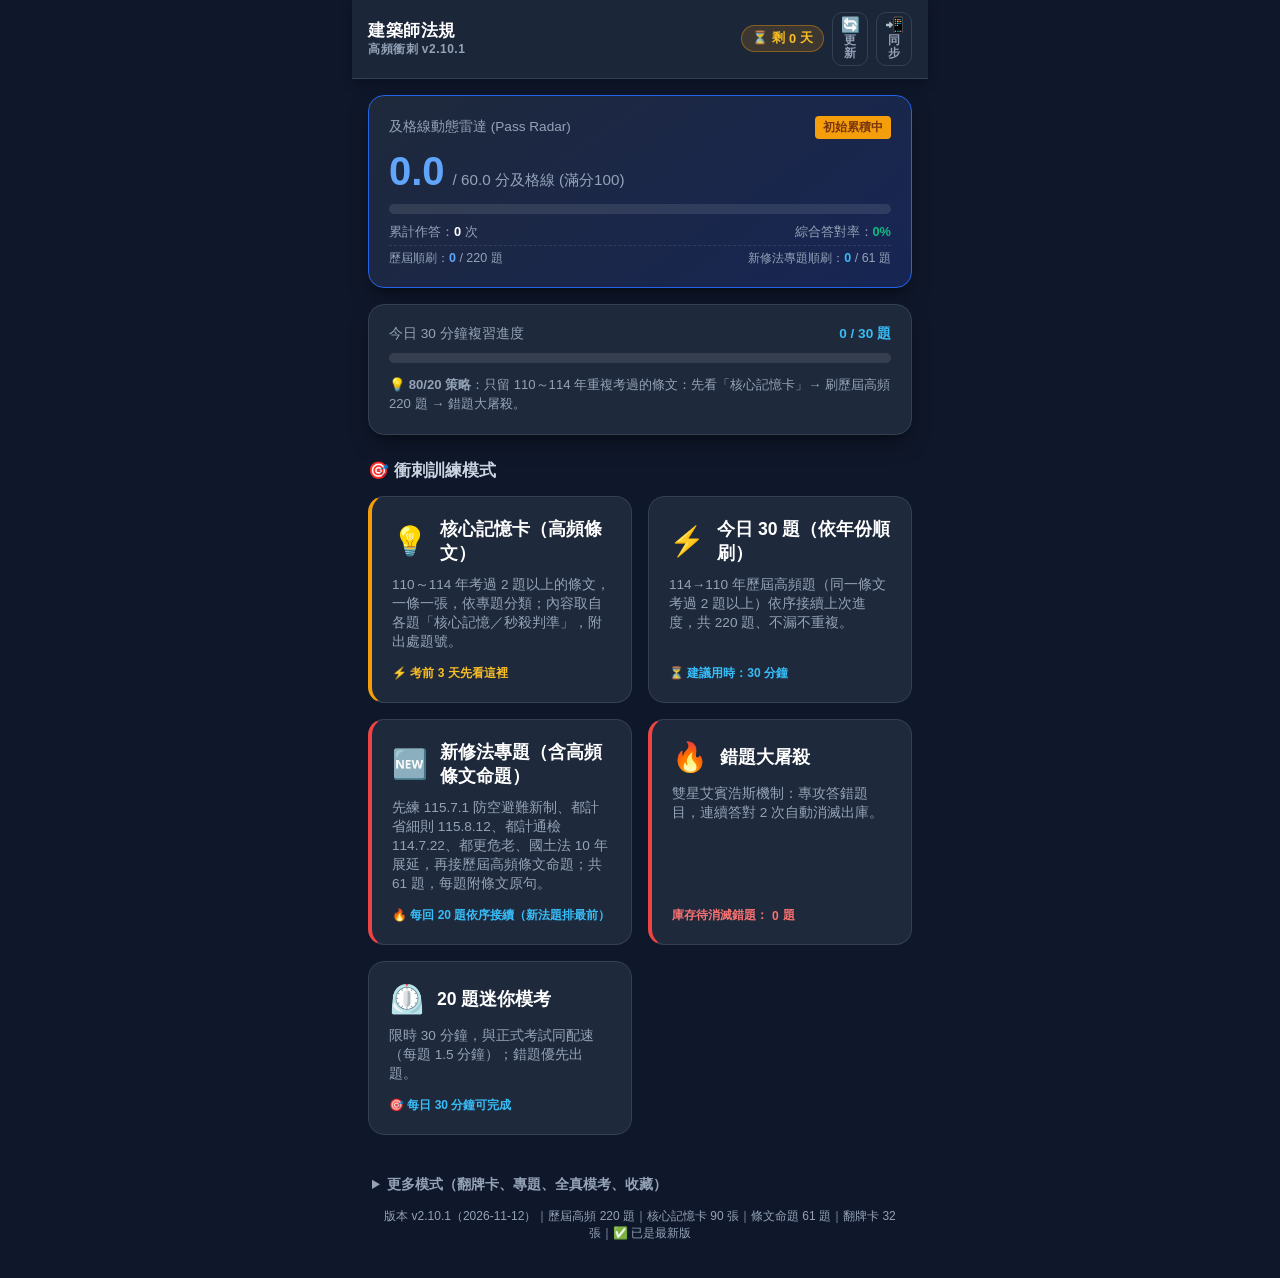
<file: index.html>
<!DOCTYPE html>
<html lang="zh-TW">
<head>
  <meta charset="UTF-8">
  <meta name="viewport" content="width=device-width, initial-scale=1.0, maximum-scale=1.0, user-scalable=no">
  <title>建築師法規 40天衝刺刷題系統</title>
  <link rel="stylesheet" href="styles.css?v=2.10.1">
  <link rel="manifest" href="manifest.json">
  <link rel="apple-touch-icon" href="apple-touch-icon.png">
  <link rel="icon" type="image/png" sizes="192x192" href="icon-192.png">
  <link rel="icon" type="image/png" sizes="512x512" href="icon-512.png">
  <meta name="theme-color" content="#0f172a">
  <meta name="apple-mobile-web-app-capable" content="yes">
  <meta name="apple-mobile-web-app-status-bar-style" content="black-translucent">
</head>
<body>

  <!-- 頂部導航 -->
  <header>
    <div class="logo-area" onclick="app.showDashboard()">
      <div class="title-group">
        <span class="app-title-main">建築師法規</span>
        <span class="app-title-sub">高頻衝刺 <span id="appVersionTag"></span></span>
      </div>
    </div>
    <div class="header-actions">
      <div class="countdown-pill" id="countdownBadge">
        ⏳ 剩 37 天
      </div>
      <button class="nav-icon-btn" id="btnInstallApp" style="display: none; border-color: rgba(56,189,248,0.4);" onclick="installPWA()" title="安裝 APP 到桌面">
        <span class="btn-icon">📲</span>
        <span class="btn-text" style="color: #38bdf8;">安<br>裝</span>
      </button>
      <button class="nav-icon-btn" onclick="app.forceRefresh()" title="清快取更新至最新版本">
        <span class="btn-icon">🔄</span>
        <span class="btn-text">更<br>新</span>
      </button>
      <button class="nav-icon-btn" onclick="app.openSyncModal()" title="進度備份與還原">
        <span class="btn-icon">📲</span>
        <span class="btn-text">同<br>步</span>
      </button>
    </div>
  </header>

  <!-- 主內容容器 -->
  <main>

    <!-- 1. 首頁儀表板視圖 -->
    <section id="view-dashboard" class="view-section active">
      
      <!-- 及格線安全感卡片 -->
      <div class="dashboard-grid">
        <div class="dash-card primary-gradient">
          <div class="card-label">
            <span>及格線動態雷達 (Pass Radar)</span>
            <span class="pass-indicator risk" id="passStatusIndicator">衝刺中</span>
          </div>
          <div class="score-display">
            <span class="score-num" id="estimatedScore">0.0</span>
            <span class="score-target">/ 60.0 分及格線 (滿分100)</span>
          </div>
          <div class="progress-bar-bg">
            <div class="progress-bar-fill" id="scoreProgressBar" style="width: 0%;"></div>
          </div>
          <div style="display: flex; justify-content: space-between; font-size: 0.8rem; color: var(--text-muted); margin-top: 6px;">
            <span>累計作答：<b id="totalAnsweredCount" style="color: #fff;">0</b> 次</span>
            <span>綜合答對率：<b id="overallAccuracy" style="color: #10b981;">0%</b></span>
          </div>
          <div style="display: flex; justify-content: space-between; font-size: 0.78rem; color: var(--text-muted); margin-top: 4px; padding-top: 4px; border-top: 1px dashed rgba(255,255,255,0.1);">
            <span>歷屆順刷：<b id="seqProgressCount" style="color: #60a5fa;">0</b> / <span class="js-past-total">0</span> 題</span>
            <span>新修法專題順刷：<b id="nlmProgressCount" style="color: #38bdf8;">0</b> / <span class="js-nlm-total">0</span> 題</span>
          </div>
        </div>

        <div class="dash-card">
          <div class="card-label">
            <span>今日 30 分鐘複習進度</span>
            <span style="color: #38bdf8; font-weight: 700;" id="todayTaskText">0 / 30 題</span>
          </div>
          <div class="progress-bar-bg">
            <div class="progress-bar-fill" id="todayProgressBar" style="width: 0%; background: #38bdf8;"></div>
          </div>
          <p style="font-size: 0.82rem; color: var(--text-muted); margin-top: 12px; line-height: 1.5;">
            💡 <b>80/20 策略</b>：只留 110～114 年重複考過的條文：先看「核心記憶卡」→ 刷歷屆高頻 <span class="js-past-total">0</span> 題 → 錯題大屠殺。
          </p>
        </div>
      </div>

      <!-- 核心模式入口清單 -->
      <h2 style="font-size: 1.05rem; font-weight: 700; margin-bottom: 14px; color: #cbd5e1;">🎯 衝刺訓練模式</h2>
      <div class="action-grid">

        <!-- 核心記憶卡 -->
        <div class="action-card number-border" onclick="app.showCoreCards()">
          <div>
            <div class="action-header">
              <span class="action-icon">💡</span>
              <div class="action-title">核心記憶卡（高頻條文）</div>
            </div>
            <div class="action-desc">
              110～114 年考過 2 題以上的條文，一條一張，依專題分類；內容取自各題「核心記憶／秒殺判準」，附出處題號。
            </div>
          </div>
          <div class="badge-counter" style="color: #fbbf24;">⚡ 考前 3 天先看這裡</div>
        </div>

        <!-- 每日20題 -->
        <div class="action-card" onclick="app.startDailyQuiz()">
          <div>
            <div class="action-header">
              <span class="action-icon">⚡</span>
              <div class="action-title">今日 30 題（依年份順刷）</div>
            </div>
            <div class="action-desc">
              114→110 年歷屆高頻題（同一條文考過 2 題以上）依序接續上次進度，共 <span class="js-past-total">0</span> 題、不漏不重複。
            </div>
          </div>
          <div class="badge-counter">⏳ 建議用時：30 分鐘</div>
        </div>

        <!-- 新修法專題（併入高頻條文命題） -->
        <div class="action-card hot-border" onclick="app.startNlmQuiz()">
          <div>
            <div class="action-header">
              <span class="action-icon">🆕</span>
              <div class="action-title">新修法專題（含高頻條文命題）</div>
            </div>
            <div class="action-desc">
              先練 115.7.1 防空避難新制、都計省細則 115.8.12、都計通檢 114.7.22、都更危老、國土法 10 年展延，再接歷屆高頻條文命題；共 <span class="js-nlm-total">0</span> 題，每題附條文原句。
            </div>
          </div>
          <div class="badge-counter">🔥 每回 20 題依序接續（新法題排最前）</div>
        </div>

        <!-- 錯題大屠殺 -->
        <div class="action-card hot-border" onclick="app.startMistakeQuiz()">
          <div>
            <div class="action-header">
              <span class="action-icon">🔥</span>
              <div class="action-title">錯題大屠殺</div>
            </div>
            <div class="action-desc">
              雙星艾賓浩斯機制：專攻答錯題目，連續答對 2 次自動消滅出庫。
            </div>
          </div>
          <div class="badge-counter" style="color: #f87171;">
            庫存待消滅錯題：<span id="mistakeBadgeCount">0</span> 題
          </div>
        </div>

        <!-- 20題迷你模考 -->
        <div class="action-card" onclick="app.startMiniMock()">
          <div>
            <div class="action-header">
              <span class="action-icon">⏲️</span>
              <div class="action-title">20 題迷你模考</div>
            </div>
            <div class="action-desc">
              限時 30 分鐘，與正式考試同配速（每題 1.5 分鐘）；錯題優先出題。
            </div>
          </div>
          <div class="badge-counter">🎯 每日 30 分鐘可完成</div>
        </div>

      </div>

      <details class="more-modes">
        <summary>更多模式（翻牌卡、專題、全真模考、收藏）</summary>
        <div class="action-grid">

        <!-- 高頻數字翻牌卡 -->
        <div class="action-card number-border" onclick="app.showFlashcards()">
          <div>
            <div class="action-header">
              <span class="action-icon">📇</span>
              <div class="action-title">數字速記翻牌卡</div>
            </div>
            <div class="action-desc">
              專攻罰鍰、年限、天數、坡度比、面積等法規必考數字（已逐張對照法條原文校正）。
            </div>
          </div>
          <div class="badge-counter" style="color: #fbbf24;">⚡ 通勤零碎 3 分鐘速記</div>
        </div>

        <!-- 十大高頻專題 -->
        <div class="action-card" onclick="app.showCategoryModal()">
          <div>
            <div class="action-header">
              <span class="action-icon">📚</span>
              <div class="action-title">十大高頻專題</div>
            </div>
            <div class="action-desc">
              針對防火區劃、政府採購、建築師法、無障礙規範、國土計畫等十大單元分項擊破。
            </div>
          </div>
          <div class="badge-counter">🎯 弱項重點突破</div>
        </div>

        <!-- 80題全真模擬考 -->
        <div class="action-card" onclick="app.startMockExam()">
          <div>
            <div class="action-header">
              <span class="action-icon">⏱️</span>
              <div class="action-title">80 題全真模擬考</div>
            </div>
            <div class="action-desc">
              完全比照考選部官方規格：80 題單選、倒數 120 分鐘、即時結算及格成績單。
            </div>
          </div>
          <div class="badge-counter">🏆 考前驗收實力</div>
        </div>

        <!-- 重點標記收藏 -->
        <div class="action-card" onclick="app.startFavoritesQuiz()">
          <div>
            <div class="action-header">
              <span class="action-icon">⭐</span>
              <div class="action-title">重點標記收藏</div>
            </div>
            <div class="action-desc">
              平時刷題標記星號的精華難題庫，考前 3 天衝刺快速巡檢消滅盲點。
            </div>
          </div>
          <div class="badge-counter" style="color: #fbbf24;">
            收藏題數：<span id="favoritesBadgeCount">0</span> 題
          </div>
        </div>

      

        </div>
      </details>

    </section>

    <!-- 2. 刷題作答視圖 -->
    <section id="view-quiz" class="view-section">
      
      <div class="quiz-header">
        <div class="quiz-meta">
          <span class="cat-pill" id="quizCatTag">考點01 防火區劃</span>
          <span class="hot-pill" id="quizHotTag" style="display: none;">🔥 政策熱點</span>
          <span style="font-size: 0.85rem; color: var(--text-muted);" id="quizYearTag">114年 第1題</span>
          <button class="btn-outline" style="padding: 2px 8px; font-size: 0.75rem; border-color: #fbbf24; color: #fbbf24;" id="btnBookmark" onclick="app.toggleFavorite()">
            ☆ 收藏
          </button>
          <button class="btn-outline" style="padding: 2px 8px; font-size: 0.75rem; border-color: #38bdf8; color: #38bdf8;" id="btnShuffleOpt" onclick="app.toggleOptionShuffle()" title="隨機打亂選項順序，消除位置與長度記憶">
            🔀 洗牌: 關
          </button>
        </div>
        <div style="display: flex; align-items: center; gap: 8px;">
          <div class="countdown-pill" id="mockTimerBadge" style="display: none; border-color: #ef4444; color: #f87171; background: rgba(239, 68, 68, 0.15); font-weight: 700; font-size: 0.85rem; padding: 2px 8px;">
            ⏱️ 120:00
          </div>
          <div style="font-size: 0.9rem; font-weight: 700; color: #38bdf8;" id="quizProgressNum">
            1 / 20
          </div>
        </div>
      </div>

      <div class="question-box">
        <div class="question-text" id="quizQuestionText">
          題目加載中...
        </div>

        <div class="options-list" id="quizOptionsList">
          <!-- 選項按鈕由 JS 動態生成 -->
        </div>

        <!-- 三層結構化解析卡片 -->
        <div class="explanation-card" id="quizExplanationCard">
          <div class="exp-header">
            <span>🎯 解析與法規依據</span>
            <span style="margin-left: auto; font-size: 0.8rem; color: #a7f3d0;" id="expLawRef">建築法§9</span>
          </div>
          <div class="exp-row" id="expKeyText">
            關鍵字
          </div>
          <div class="exp-trap" id="expTrapBox">
            ⚠️ <b>考選部常見陷阱</b>：<span id="expTrapText">小心得與應對調</span>
          </div>
        </div>
      </div>

      <div class="quiz-footer">
        <div class="keyboard-hint">
          ⌨️ 快捷鍵：<b>1/2/3/4</b> 作答，<b>Space 空白鍵</b> 下一題
        </div>
        <div style="display: flex; gap: 10px;">
          <button class="btn-outline" onclick="app.showDashboard()">退出</button>
          <button class="btn-primary" id="btnNextQuestion" onclick="app.nextQuestion()" disabled>
            下一題 →
          </button>
        </div>
      </div>

    </section>

    <!-- 3. 高頻數字翻牌卡視圖 -->
    <section id="view-flashcards" class="view-section">
      
      <div style="display: flex; justify-content: space-between; align-items: center; margin-bottom: 12px;">
        <button class="btn-outline" onclick="app.showDashboard()">← 返回首頁</button>
        <span style="font-size: 0.9rem; font-weight: 700; color: #fbbf24;" id="flashcardCounter">1 / 60</span>
      </div>

      <!-- 翻牌卡分類滾動選擇列 -->
      <div class="fc-category-scroll" id="fcCategoryPills">
        <!-- 由 JS 動態生成分類按鈕 -->
      </div>

      <div class="flashcard-container" onclick="app.flipFlashcard()">
        <div class="flashcard" id="flashcardElement">
          
          <!-- 正面 -->
          <div class="card-face card-front">
            <div>
              <span class="cat-pill" style="border-color: #fbbf24; color: #fbbf24; background: transparent;" id="fcCatTag">
                防火區劃
              </span>
            </div>
            <div style="font-size: 1.25rem; font-weight: 700; line-height: 1.6; text-align: center; margin: auto 0;" id="fcQuestion">
              問題載入中...
            </div>
            <div style="font-size: 0.8rem; color: var(--text-muted); text-align: center;">
              👆 點擊卡片翻面看答案
            </div>
          </div>

          <!-- 反面 -->
          <div class="card-face card-back">
            <div>
              <span class="cat-pill" style="border-color: #38bdf8; color: #38bdf8; background: transparent;" id="fcLawTag">
                法規依據
              </span>
            </div>
            <div style="font-size: 1.15rem; font-weight: 600; line-height: 1.6; margin: auto 0;" id="fcAnswer">
              答案載入中...
            </div>
            <div class="exp-trap" style="margin-top: 10px;" id="fcTrap">
              陷阱提示
            </div>
          </div>

        </div>
      </div>

      <div class="flashcard-nav">
        <button class="btn-outline" onclick="app.prevFlashcard()">← 上一張</button>
        <button class="btn-primary" onclick="app.nextFlashcard()">下一張 →</button>
      </div>

    </section>

    <!-- 3-1. 核心記憶卡視圖 -->
    <section id="view-core" class="view-section">
      <div style="display: flex; justify-content: space-between; align-items: center; margin-bottom: 12px;">
        <button class="btn-outline" onclick="app.showDashboard()">← 返回首頁</button>
        <span style="font-size: 0.9rem; font-weight: 700; color: #fbbf24;">💡 核心記憶卡</span>
      </div>
      <div class="fc-category-scroll" id="coreCategoryPills"></div>
      <div id="coreCardList"></div>
    </section>

    <!-- 4. 結算/成績單視圖 -->
    <section id="view-result" class="view-section">
      <div class="dash-card" style="text-align: center; padding: 40px 20px;">
        <div style="font-size: 3rem; margin-bottom: 10px;" id="resultEmoji">🎉</div>
        <h2 style="font-size: 1.6rem; font-weight: 800; margin-bottom: 8px;" id="resultTitle">測驗完成！</h2>
        <p style="color: var(--text-muted); margin-bottom: 24px;" id="resultSubtitle">今日份量已達成</p>

        <div style="display: flex; justify-content: center; gap: 30px; margin-bottom: 30px;">
          <div>
            <div style="font-size: 2.5rem; font-weight: 800; color: #60a5fa;" id="resultScore">85.0</div>
            <div style="font-size: 0.85rem; color: var(--text-muted);">換算得分 (滿分100)</div>
          </div>
          <div style="border-left: 1px solid var(--border);"></div>
          <div>
            <div style="font-size: 2.5rem; font-weight: 800; color: #10b981;" id="resultAccuracy">85%</div>
            <div style="font-size: 0.85rem; color: var(--text-muted);">答對率</div>
          </div>
        </div>

        <div style="display: flex; justify-content: center; gap: 12px;">
          <button class="btn-outline" onclick="app.showDashboard()">返回首頁</button>
          <button class="btn-primary" id="btnRepeatQuiz" onclick="app.repeatCurrentMode()">再刷一輪 →</button>
        </div>
      </div>
    </section>

  <div id="appVersionInfo" style="text-align: center; font-size: 0.75rem; color: #94a3b8; padding: 4px 12px 20px;"></div>

  </main>

  <!-- 十大專題選單 Modal -->
  <div class="modal-overlay" id="categoryModal">
    <div class="modal-content">
      <div style="display: flex; justify-content: space-between; align-items: center; margin-bottom: 16px;">
        <h3 style="font-size: 1.1rem; font-weight: 700;">選擇高頻專題特訓</h3>
        <button class="btn-outline" style="padding: 4px 8px;" onclick="app.closeCategoryModal()">✕</button>
      </div>
      <div style="display: flex; flex-direction: column; gap: 8px; max-height: 400px; overflow-y: auto;" id="categoryListContainer">
        <!-- 由 JS 動態生成專題列表 -->
      </div>
    </div>
  </div>

  <!-- 跨裝置進度同步 Modal -->
  <div class="modal-overlay" id="syncModal">
    <div class="modal-content">
      <div style="display: flex; justify-content: space-between; align-items: center; margin-bottom: 12px;">
        <h3 style="font-size: 1.1rem; font-weight: 700;">📲 跨裝置進度移轉</h3>
        <button class="btn-outline" style="padding: 4px 8px;" onclick="app.closeSyncModal()">✕</button>
      </div>
      <p style="font-size: 0.85rem; color: var(--text-muted); line-height: 1.5;">
        在電腦點擊「複製進度」，打開手機貼上即可 1 秒還原所有刷題紀錄與錯題本！
      </p>

      <textarea class="sync-textarea" id="syncCodeArea" placeholder="點擊下方按鈕生成代碼，或在此貼上手機的代碼..."></textarea>

      <div style="display: flex; gap: 10px; justify-content: flex-end;">
        <button class="btn-outline" onclick="app.exportSyncCode()">📋 複製當前進度</button>
        <button class="btn-primary" onclick="app.importSyncCode()">📥 貼上並還原</button>
      </div>
    </div>
  </div>

  <!-- 題庫與核心腳本載入 -->
  <script src="questions.js?v=2.10.1"></script>
  <script src="nlm_questions.js?v=2.10.1"></script>
  <script src="flashcards.js?v=2.10.1"></script>
  <script src="core_cards.js?v=2.10.1"></script>
  <script src="app.js?v=2.10.1"></script>

  <!-- PWA Service Worker 與安裝管理 -->
  <script>
    let deferredPrompt = null;
    const installBtn = document.getElementById('btnInstallApp');

    // 監聽 Android Chrome PWA 安裝事件
    window.addEventListener('beforeinstallprompt', (e) => {
      e.preventDefault();
      deferredPrompt = e;
      if (installBtn) {
        installBtn.style.display = 'inline-flex';
      }
    });

    window.addEventListener('appinstalled', () => {
      deferredPrompt = null;
      if (installBtn) installBtn.style.display = 'none';
      console.log('🎉 PWA 已成功安裝至桌面');
    });

    function installPWA() {
      if (deferredPrompt) {
        deferredPrompt.prompt();
        deferredPrompt.userChoice.then((choiceResult) => {
          if (choiceResult.outcome === 'accepted') {
            console.log('使用者接受安裝');
          }
          deferredPrompt = null;
          if (installBtn) installBtn.style.display = 'none';
        });
      } else {
        const isIOS = /iPad|iPhone|iPod/.test(navigator.userAgent) && !window.MSStream;
        if (isIOS) {
          alert("📱 iPhone / iPad 安裝至主畫面：\n請點擊 Safari 底部「分享」按鈕 (帶箭頭方塊) ➔ 往下滑選擇「加入主畫面」即可！");
        } else {
          alert("📱 手機 Chrome 安裝至主畫面：\n請點擊瀏覽器右上角選單「⋮」➔ 點選「加到主畫面」或「安裝應用程式」即可！\n(若無此選項，請確認已清除舊快取並重整)");
        }
      }
    }

    // 若非獨立應用模式且為行動端，顯示安裝按鈕
    if (!window.matchMedia('(display-mode: standalone)').matches) {
      if (installBtn && /Android|iPhone|iPad/i.test(navigator.userAgent)) {
        installBtn.style.display = 'inline-flex';
      }
    }

    // 註冊 Service Worker
    if ('serviceWorker' in navigator) {
      window.addEventListener('load', () => {
        navigator.serviceWorker.register('./sw.js', { scope: './' })
          .then(reg => {
            console.log('SW 註冊成功，範圍:', reg.scope);
          })
          .catch(err => {
            console.log('SW 註冊失敗:', err);
          });
      });
    }
  </script>
</body>
</html>
</file>
<file: styles.css>
:root {
  --primary: #2563eb;
  --primary-hover: #1d4ed8;
  --success: #10b981;
  --success-bg: #ecfdf5;
  --danger: #ef4444;
  --danger-bg: #fef2f2;
  --warning: #f59e0b;
  --bg-main: #0f172a;
  --bg-card: #1e293b;
  --bg-card-hover: #334155;
  --text-main: #f8fafc;
  --text-muted: #94a3b8;
  --border: #334155;
  --radius-lg: 16px;
  --radius-md: 10px;
  --shadow: 0 10px 25px -5px rgba(0, 0, 0, 0.4), 0 8px 10px -6px rgba(0, 0, 0, 0.3);
}

* {
  box-sizing: border-box;
  margin: 0;
  padding: 0;
  font-family: -apple-system, BlinkMacSystemFont, "Segoe UI", Roboto, "Helvetica Neue", Arial, "Noto Sans TC", sans-serif;
  -webkit-tap-highlight-color: transparent;
}

body {
  background-color: var(--bg-main);
  color: var(--text-main);
  min-height: 100vh;
  display: flex;
  flex-direction: column;
  overflow-x: hidden;
}

/* 頂部導航列 (對齊敷地 APP 手機比例 576px 居中) */
header {
  background-color: rgba(30, 41, 59, 0.9);
  backdrop-filter: blur(12px);
  border-bottom: 1px solid var(--border);
  padding: 12px 16px;
  position: sticky;
  top: 0;
  z-index: 50;
  display: flex;
  justify-content: space-between;
  align-items: center;
  max-width: 576px;
  width: 100%;
  margin: 0 auto;
  box-shadow: 0 4px 10px rgba(0, 0, 0, 0.3);
}

.logo-area {
  display: flex;
  align-items: center;
  cursor: pointer;
  flex-shrink: 0;
  user-select: none;
}

.title-group {
  display: flex;
  flex-direction: column;
  justify-content: center;
  line-height: 1.25;
}

.app-title-main {
  font-size: 1.05rem;
  font-weight: 800;
  color: #fff;
  letter-spacing: 0.5px;
  white-space: nowrap;
}

.app-title-sub {
  font-size: 0.75rem;
  font-weight: 600;
  color: #94a3b8;
  letter-spacing: 0.5px;
  white-space: nowrap;
}

.header-actions {
  display: flex;
  align-items: center;
  gap: 8px;
  flex-shrink: 0;
}

.countdown-pill {
  background-color: rgba(245, 158, 11, 0.15);
  border: 1px solid rgba(245, 158, 11, 0.4);
  color: #fbbf24;
  padding: 4px 10px;
  border-radius: 20px;
  font-size: 0.8rem;
  font-weight: 600;
  display: inline-flex;
  align-items: center;
  justify-content: center;
  gap: 4px;
  white-space: nowrap;
  flex-shrink: 0;
}

.nav-icon-btn {
  background-color: transparent;
  border: 1px solid var(--border);
  color: var(--text-muted);
  border-radius: var(--radius-md);
  padding: 4px 6px;
  cursor: pointer;
  display: inline-flex;
  flex-direction: column;
  align-items: center;
  justify-content: center;
  min-width: 36px;
  line-height: 1.15;
  transition: all 0.2s ease;
  user-select: none;
  flex-shrink: 0;
}

.nav-icon-btn:hover {
  background-color: var(--bg-card);
  color: #fff;
  border-color: #60a5fa;
}

.nav-icon-btn:active {
  transform: scale(0.96);
}

.nav-icon-btn .btn-icon {
  font-size: 0.95rem;
  line-height: 1;
  margin-bottom: 2px;
}

.nav-icon-btn .btn-text {
  font-size: 0.72rem;
  font-weight: 600;
  color: var(--text-muted);
  line-height: 1.15;
  text-align: center;
}

/* 主容器 (對齊敷地 APP 手機比例 576px 居中) */
main {
  flex: 1;
  max-width: 576px;
  width: 100%;
  margin: 0 auto;
  padding: 16px;
}

/* 視圖切換 */
.view-section {
  display: none;
  animation: fadeIn 0.25s ease-in-out forwards;
}

.view-section.active {
  display: block;
}

@keyframes fadeIn {
  from { opacity: 0; transform: translateY(6px); }
  to { opacity: 1; transform: translateY(0); }
}

/* 儀表板卡片 */
.dashboard-grid {
  display: grid;
  grid-template-columns: repeat(auto-fit, minmax(280px, 1fr));
  gap: 16px;
  margin-bottom: 24px;
}

.dash-card {
  background: var(--bg-card);
  border: 1px solid var(--border);
  border-radius: var(--radius-lg);
  padding: 20px;
  box-shadow: var(--shadow);
  position: relative;
  overflow: hidden;
}

.dash-card.primary-gradient {
  background: linear-gradient(145deg, #1e293b, #172554);
  border-color: #2563eb;
}

.card-label {
  font-size: 0.85rem;
  color: var(--text-muted);
  margin-bottom: 6px;
  display: flex;
  justify-content: space-between;
  align-items: center;
}

.score-display {
  display: flex;
  align-items: baseline;
  gap: 8px;
  margin: 10px 0;
}

.score-num {
  font-size: 2.5rem;
  font-weight: 800;
  color: #60a5fa;
}

.score-target {
  font-size: 0.95rem;
  color: var(--text-muted);
}

.progress-bar-bg {
  width: 100%;
  height: 10px;
  background-color: rgba(255, 255, 255, 0.1);
  border-radius: 5px;
  overflow: hidden;
  margin: 10px 0;
}

.progress-bar-fill {
  height: 100%;
  background: linear-gradient(90deg, #3b82f6, #10b981);
  border-radius: 5px;
  transition: width 0.4s ease;
}

.pass-indicator {
  display: inline-block;
  padding: 3px 8px;
  border-radius: 4px;
  font-size: 0.75rem;
  font-weight: 700;
}

.pass-indicator.pass {
  background-color: var(--success);
  color: #064e3b;
}

.pass-indicator.risk {
  background-color: var(--warning);
  color: #78350f;
}

/* 核心功能按鈕區 */
.action-grid {
  display: grid;
  grid-template-columns: repeat(auto-fit, minmax(260px, 1fr));
  gap: 16px;
  margin-bottom: 30px;
}

.action-card {
  background-color: var(--bg-card);
  border: 1px solid var(--border);
  border-radius: var(--radius-lg);
  padding: 20px;
  cursor: pointer;
  transition: all 0.2s ease;
  display: flex;
  flex-direction: column;
  justify-content: space-between;
}

.action-card:hover {
  transform: translateY(-2px);
  border-color: var(--primary);
  background-color: var(--bg-card-hover);
}

.action-card.hot-border {
  border-left: 4px solid #ef4444;
}

.action-card.number-border {
  border-left: 4px solid #f59e0b;
}

.action-header {
  display: flex;
  align-items: center;
  gap: 12px;
  margin-bottom: 10px;
}

.action-icon {
  font-size: 1.8rem;
}

.action-title {
  font-size: 1.1rem;
  font-weight: 700;
  color: #fff;
}

.action-desc {
  font-size: 0.85rem;
  color: var(--text-muted);
  line-height: 1.4;
}

.badge-counter {
  margin-top: 14px;
  font-size: 0.75rem;
  font-weight: 600;
  color: #38bdf8;
  display: flex;
  align-items: center;
  gap: 4px;
}

/* 刷題介面 */
.quiz-header {
  display: flex;
  justify-content: space-between;
  align-items: center;
  margin-bottom: 16px;
  padding-bottom: 12px;
  border-bottom: 1px solid var(--border);
}

.quiz-meta {
  display: flex;
  align-items: center;
  gap: 8px;
}

.cat-pill {
  background-color: rgba(59, 130, 246, 0.15);
  border: 1px solid rgba(59, 130, 246, 0.4);
  color: #60a5fa;
  padding: 4px 10px;
  border-radius: 6px;
  font-size: 0.8rem;
  font-weight: 600;
}

.hot-pill {
  background-color: rgba(239, 68, 68, 0.15);
  border: 1px solid rgba(239, 68, 68, 0.4);
  color: #f87171;
  padding: 4px 8px;
  border-radius: 6px;
  font-size: 0.75rem;
  font-weight: 700;
}

.question-box {
  background: var(--bg-card);
  border: 1px solid var(--border);
  border-radius: var(--radius-lg);
  padding: 24px;
  margin-bottom: 20px;
  box-shadow: var(--shadow);
}

.question-text {
  font-size: 1.15rem;
  line-height: 1.6;
  font-weight: 600;
  color: #fff;
  margin-bottom: 20px;
}

.options-list {
  display: flex;
  flex-direction: column;
  gap: 12px;
}

.option-btn {
  background-color: #1e293b;
  border: 1px solid #334155;
  color: var(--text-main);
  padding: 14px 18px;
  border-radius: var(--radius-md);
  cursor: pointer;
  font-size: 1rem;
  line-height: 1.45;
  text-align: left;
  display: flex;
  align-items: flex-start;
  gap: 12px;
  transition: all 0.15s ease;
  user-select: none;
}

.option-btn:hover:not(:disabled) {
  border-color: #60a5fa;
  background-color: #273549;
}

.option-btn:active:not(:disabled) {
  transform: scale(0.99);
}

.opt-letter {
  display: inline-flex;
  align-items: center;
  justify-content: center;
  width: 26px;
  height: 26px;
  border-radius: 50%;
  background-color: rgba(255, 255, 255, 0.08);
  font-size: 0.85rem;
  font-weight: 700;
  flex-shrink: 0;
  color: var(--text-muted);
}

/* 選中與答案反饋狀態 */
.option-btn.correct {
  background-color: rgba(16, 185, 129, 0.2) !important;
  border-color: #10b981 !important;
  color: #a7f3d0 !important;
}

.option-btn.correct .opt-letter {
  background-color: #10b981;
  color: #064e3b;
}

.option-btn.wrong {
  background-color: rgba(239, 68, 68, 0.2) !important;
  border-color: #ef4444 !important;
  color: #fca5a5 !important;
}

.option-btn.wrong .opt-letter {
  background-color: #ef4444;
  color: #fff;
}

/* 三秒秒殺解析卡片 */
.explanation-card {
  margin-top: 20px;
  background: linear-gradient(145deg, #172554, #1e293b);
  border: 1px solid #3b82f6;
  border-radius: var(--radius-md);
  padding: 16px;
  animation: fadeIn 0.3s ease;
  display: none;
}

.explanation-card.show {
  display: block;
}

.exp-header {
  font-weight: 700;
  font-size: 0.95rem;
  color: #60a5fa;
  margin-bottom: 8px;
  display: flex;
  align-items: center;
  gap: 6px;
}

.exp-row {
  font-size: 0.92rem;
  margin-bottom: 8px;
  line-height: 1.6;
}

.exp-highlight {
  color: #f8fafc;
  font-weight: 400;
}

.exp-key-box {
  background-color: rgba(251, 191, 36, 0.12);
  border-left: 3px solid #fbbf24;
  padding: 8px 12px;
  border-radius: 4px;
  margin-bottom: 10px;
  font-size: 0.92rem;
  line-height: 1.5;
  color: #fef08a;
}

.exp-detail-box {
  color: #e2e8f0;
  font-size: 0.9rem;
  line-height: 1.65;
  white-space: pre-line;
  margin-bottom: 8px;
}

.exp-quote-box {
  background-color: rgba(16, 185, 129, 0.12);
  border-left: 3px solid #10b981;
  padding: 8px 12px;
  border-radius: 4px;
  margin-top: 8px;
  margin-bottom: 8px;
  font-size: 0.86rem;
  line-height: 1.6;
  color: #a7f3d0;
  white-space: pre-line;
}

.orig-opt-tag {
  display: inline-block;
  font-size: 0.72rem;
  padding: 1px 5px;
  border-radius: 4px;
  background-color: rgba(148, 163, 184, 0.2);
  color: #cbd5e1;
  margin-right: 6px;
  font-weight: 600;
}

.exp-trap {
  color: #f87171;
  font-size: 0.85rem;
  background-color: rgba(239, 68, 68, 0.1);
  padding: 6px 10px;
  border-radius: 4px;
  margin-top: 8px;
}

/* 底部操作條 */
.quiz-footer {
  margin-top: 20px;
  display: flex;
  justify-content: space-between;
  align-items: center;
}

.keyboard-hint {
  font-size: 0.8rem;
  color: var(--text-muted);
}

.btn-primary {
  background-color: var(--primary);
  color: white;
  border: none;
  padding: 12px 24px;
  border-radius: var(--radius-md);
  font-size: 1rem;
  font-weight: 700;
  cursor: pointer;
  transition: all 0.2s ease;
  display: inline-flex;
  align-items: center;
  gap: 8px;
}

.btn-primary:hover {
  background-color: var(--primary-hover);
}

.btn-outline {
  background-color: transparent;
  border: 1px solid var(--border);
  color: var(--text-muted);
  padding: 10px 18px;
  border-radius: var(--radius-md);
  font-size: 0.9rem;
  cursor: pointer;
}

.btn-outline:hover {
  background-color: var(--bg-card);
  color: #fff;
}

/* 翻牌卡 (Flashcard) 專屬樣式 */
.flashcard-container {
  perspective: 1000px;
  width: 100%;
  max-width: 500px;
  margin: 20px auto;
  min-height: 350px;
}

.flashcard {
  width: 100%;
  min-height: 350px;
  position: relative;
  transform-style: preserve-3d;
  transition: transform 0.6s cubic-bezier(0.4, 0, 0.2, 1);
  cursor: pointer;
  box-shadow: var(--shadow);
  border-radius: var(--radius-lg);
}

.flashcard.flipped {
  transform: rotateY(180deg);
}

.card-face {
  position: absolute;
  width: 100%;
  height: 100%;
  backface-visibility: hidden;
  border-radius: var(--radius-lg);
  padding: 24px;
  display: flex;
  flex-direction: column;
  justify-content: space-between;
  border: 1px solid var(--border);
  overflow-y: auto;
}

.card-front {
  background: linear-gradient(135deg, #1e293b, #0f172a);
  color: #fff;
}

.card-back {
  background: linear-gradient(135deg, #1e3a8a, #172554);
  color: #fff;
  transform: rotateY(180deg);
}

.flashcard-nav {
  display: flex;
  justify-content: center;
  align-items: center;
  gap: 20px;
  margin-top: 20px;
}

/* 彈窗 Modal */
.modal-overlay {
  display: none;
  position: fixed;
  inset: 0;
  background-color: rgba(0, 0, 0, 0.7);
  backdrop-filter: blur(4px);
  z-index: 100;
  align-items: center;
  justify-content: center;
  padding: 16px;
}

.modal-overlay.active {
  display: flex;
}

.modal-content {
  background-color: var(--bg-card);
  border: 1px solid var(--border);
  border-radius: var(--radius-lg);
  max-width: 500px;
  width: 100%;
  padding: 24px;
  box-shadow: var(--shadow);
}

.sync-textarea {
  width: 100%;
  height: 120px;
  background-color: #0f172a;
  border: 1px solid var(--border);
  color: #fff;
  border-radius: 8px;
  padding: 10px;
  font-family: monospace;
  font-size: 0.8rem;
  margin: 12px 0;
  resize: none;
}

/* 翻牌卡分類篩選列 */
.fc-category-scroll {
  display: flex;
  gap: 8px;
  overflow-x: auto;
  padding-bottom: 8px;
  margin-bottom: 14px;
  scrollbar-width: none;
}
.fc-category-scroll::-webkit-scrollbar {
  display: none;
}

.fc-pill-btn {
  background-color: rgba(255, 255, 255, 0.06);
  border: 1px solid var(--border);
  color: var(--text-muted);
  padding: 6px 14px;
  border-radius: 20px;
  font-size: 0.8rem;
  font-weight: 600;
  white-space: nowrap;
  cursor: pointer;
  transition: all 0.2s ease;
}

.fc-pill-btn:hover {
  background-color: rgba(255, 255, 255, 0.12);
  color: #fff;
}

.fc-pill-btn.active {
  background-color: #2563eb;
  border-color: #3b82f6;
  color: #fff;
  box-shadow: 0 0 10px rgba(59, 130, 246, 0.4);
}

/* 手機適配響應式 */
@media (max-width: 640px) {
  header {
    padding: 8px 12px;
  }
  .app-title-main {
    font-size: 0.98rem;
  }
  .app-title-sub {
    font-size: 0.72rem;
  }
  .countdown-pill {
    padding: 3px 8px;
    font-size: 0.76rem;
  }
  .nav-icon-btn {
    padding: 3px 5px;
    min-width: 34px;
  }
  .dash-card {
    padding: 16px;
  }
  .question-box {
    padding: 18px 14px;
  }
  .question-text {
    font-size: 1.05rem;
  }
  .option-btn {
    padding: 12px 14px;
    font-size: 0.92rem;
  }
  .keyboard-hint {
    display: none;
  }
}

/* 核心記憶卡 */
.core-cat-title {
  font-size: 0.95rem;
  font-weight: 700;
  color: #cbd5e1;
  margin: 18px 0 8px;
}
.core-card {
  background: var(--bg-card);
  border: 1px solid var(--border);
  border-radius: 10px;
  padding: 12px;
  margin-bottom: 10px;
}
.core-card-head {
  display: flex;
  flex-wrap: wrap;
  justify-content: space-between;
  align-items: center;
  gap: 6px;
  margin-bottom: 8px;
  color: #a7f3d0;
  font-size: 0.92rem;
}
.core-card .exp-key-box:last-child {
  margin-bottom: 0;
}
.core-src {
  margin-left: 8px;
  font-size: 0.72rem;
  color: #94a3b8;
  white-space: nowrap;
}

/* 更多模式（收合） */
.more-modes {
  margin-top: 16px;
}
.more-modes summary {
  cursor: pointer;
  color: #94a3b8;
  font-size: 0.88rem;
  font-weight: 600;
  padding: 10px 4px;
}
.more-modes[open] summary {
  margin-bottom: 10px;
}
</file>
